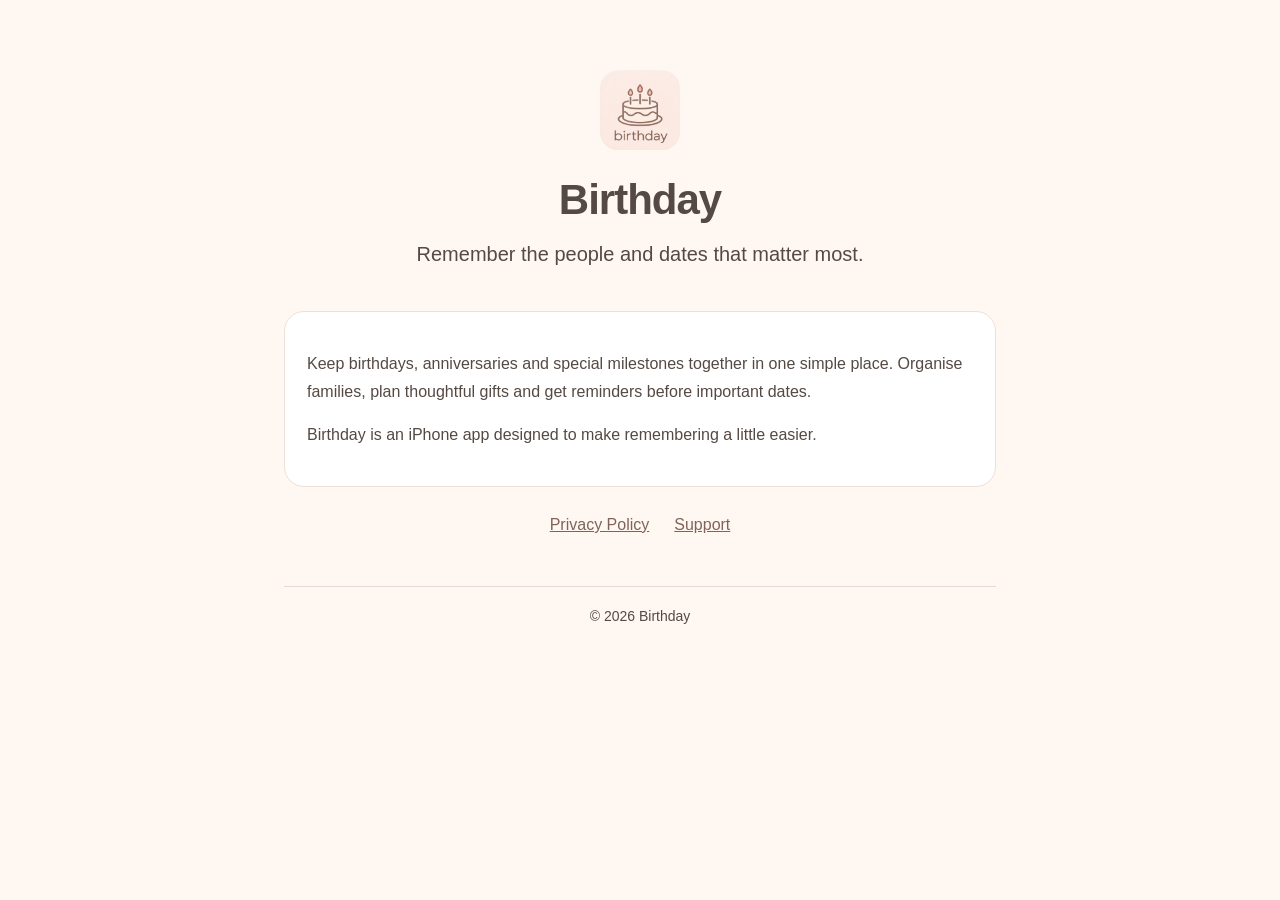
<file: index.html>
<!doctype html><html lang="en"><head><meta charset="utf-8"><meta name="viewport" content="width=device-width,initial-scale=1"><title>Birthday — Remembering matters</title><link rel="stylesheet" href="style.css"></head><body><main><header><img class="brand-logo" src="birthday-logo.png" alt="Birthday app logo"><h1>Birthday</h1><p class="lead">Remember the people and dates that matter most.</p></header><div class="panel"><p>Keep birthdays, anniversaries and special milestones together in one simple place. Organise families, plan thoughtful gifts and get reminders before important dates.</p><p>Birthday is an iPhone app designed to make remembering a little easier.</p></div><nav><a href="privacy.html">Privacy Policy</a><a href="support.html">Support</a></nav><footer>© 2026 Birthday</footer></main></body></html>
</file>
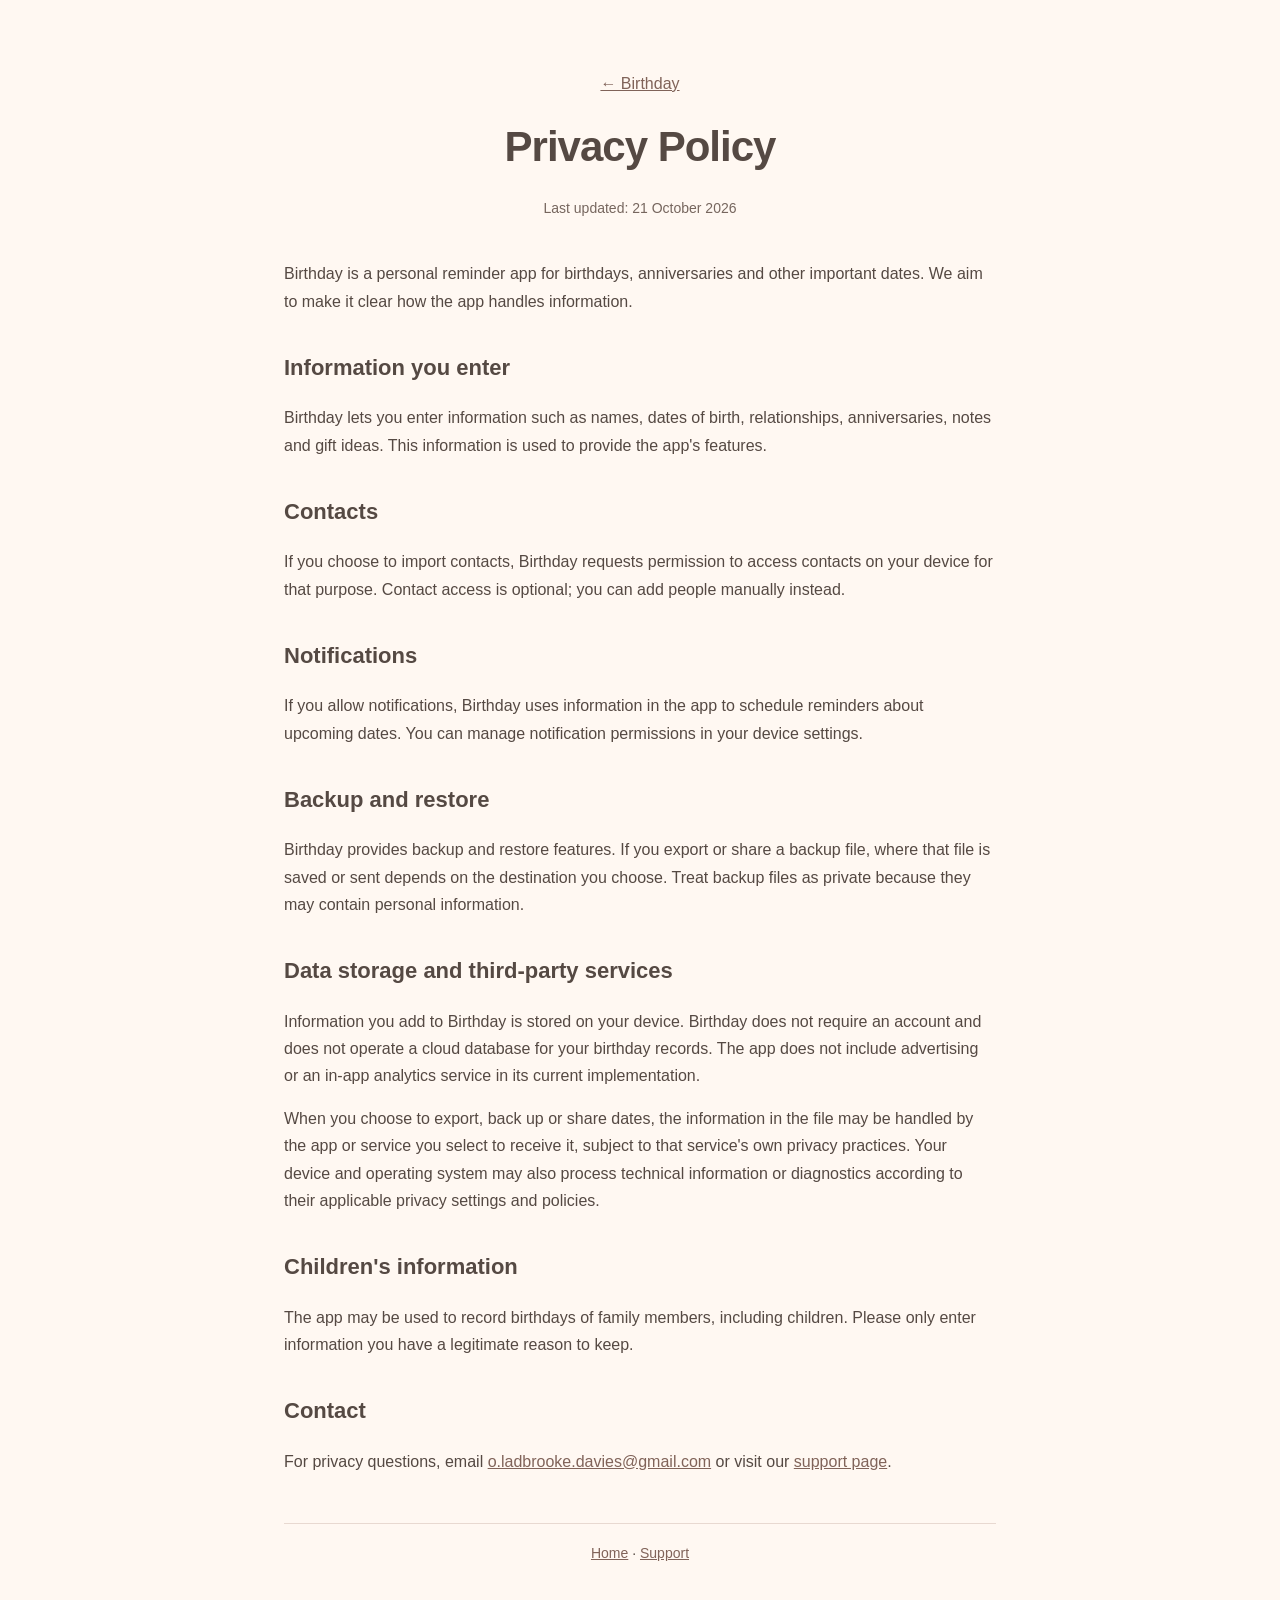
<file: privacy.html>
<!doctype html><html lang="en"><head><meta charset="utf-8"><meta name="viewport" content="width=device-width,initial-scale=1"><title>Privacy Policy — Birthday</title><link rel="stylesheet" href="style.css"></head><body><main><header><a href="index.html">← Birthday</a><h1>Privacy Policy</h1><p class="small">Last updated: 21 October 2026</p></header><p>Birthday is a personal reminder app for birthdays, anniversaries and other important dates. We aim to make it clear how the app handles information.</p><h2>Information you enter</h2><p>Birthday lets you enter information such as names, dates of birth, relationships, anniversaries, notes and gift ideas. This information is used to provide the app's features.</p><h2>Contacts</h2><p>If you choose to import contacts, Birthday requests permission to access contacts on your device for that purpose. Contact access is optional; you can add people manually instead.</p><h2>Notifications</h2><p>If you allow notifications, Birthday uses information in the app to schedule reminders about upcoming dates. You can manage notification permissions in your device settings.</p><h2>Backup and restore</h2><p>Birthday provides backup and restore features. If you export or share a backup file, where that file is saved or sent depends on the destination you choose. Treat backup files as private because they may contain personal information.</p><h2>Data storage and third-party services</h2><p>Information you add to Birthday is stored on your device. Birthday does not require an account and does not operate a cloud database for your birthday records. The app does not include advertising or an in-app analytics service in its current implementation.</p><p>When you choose to export, back up or share dates, the information in the file may be handled by the app or service you select to receive it, subject to that service's own privacy practices. Your device and operating system may also process technical information or diagnostics according to their applicable privacy settings and policies.</p><h2>Children's information</h2><p>The app may be used to record birthdays of family members, including children. Please only enter information you have a legitimate reason to keep.</p><h2>Contact</h2><p>For privacy questions, email <a href="mailto:o.ladbrooke.davies@gmail.com">o.ladbrooke.davies@gmail.com</a> or visit our <a href="support.html">support page</a>.</p><footer><a href="index.html">Home</a> · <a href="support.html">Support</a></footer></main></body></html>
</file>
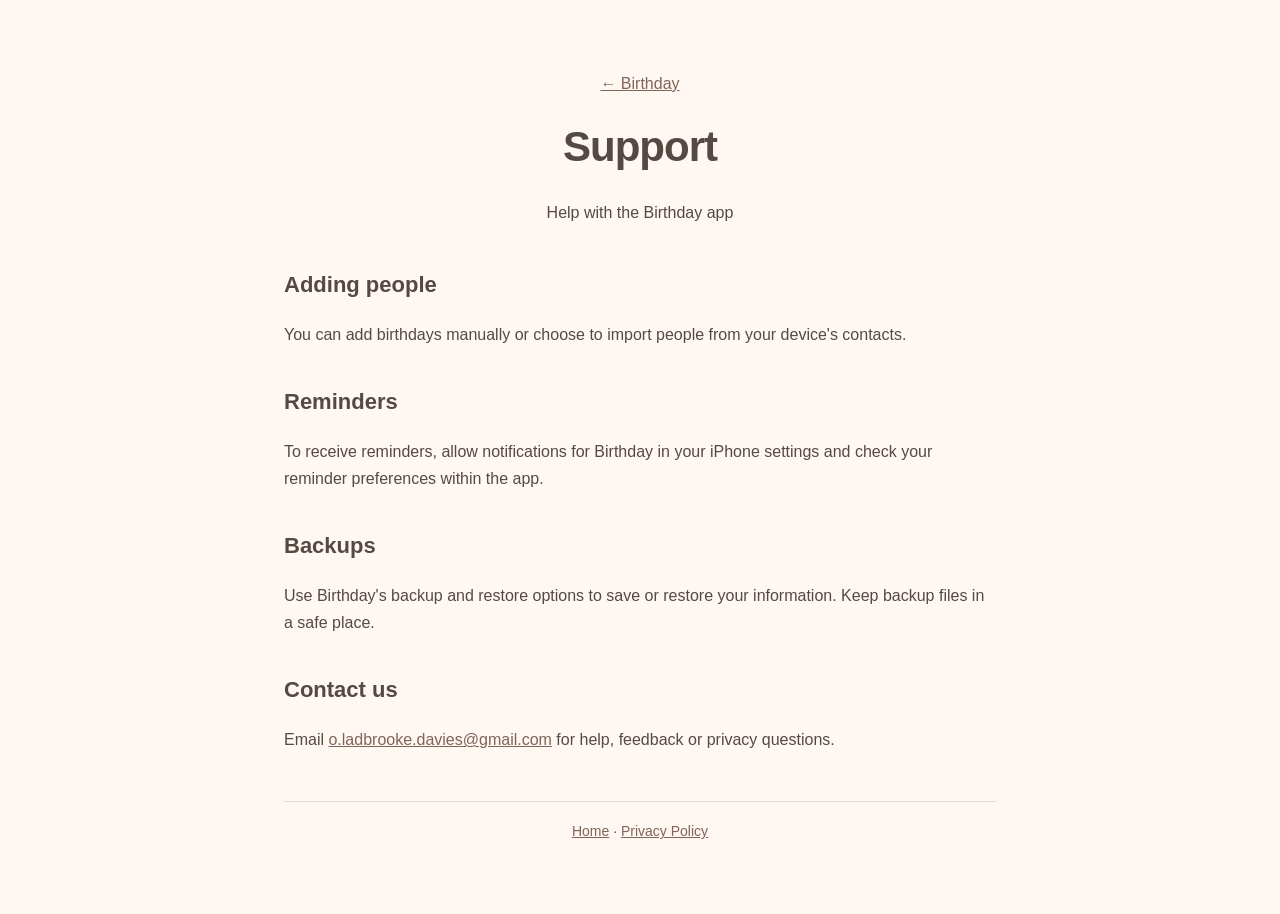
<file: support.html>
<!doctype html><html lang="en"><head><meta charset="utf-8"><meta name="viewport" content="width=device-width,initial-scale=1"><title>Support — Birthday</title><link rel="stylesheet" href="style.css"></head><body><main><header><a href="index.html">← Birthday</a><h1>Support</h1><p>Help with the Birthday app</p></header><h2>Adding people</h2><p>You can add birthdays manually or choose to import people from your device's contacts.</p><h2>Reminders</h2><p>To receive reminders, allow notifications for Birthday in your iPhone settings and check your reminder preferences within the app.</p><h2>Backups</h2><p>Use Birthday's backup and restore options to save or restore your information. Keep backup files in a safe place.</p><h2>Contact us</h2><p>Email <a href="mailto:o.ladbrooke.davies@gmail.com">o.ladbrooke.davies@gmail.com</a> for help, feedback or privacy questions.</p><footer><a href="index.html">Home</a> · <a href="privacy.html">Privacy Policy</a></footer></main></body></html>
</file>
<file: style.css>
:root{--cream:#fff8f2;--ink:#554943;--blush:#f1d9d6;--taupe:#9a8178}*{box-sizing:border-box}body{margin:0;background:var(--cream);color:var(--ink);font-family:-apple-system,BlinkMacSystemFont,"Segoe UI",sans-serif;line-height:1.7}main{max-width:760px;margin:0 auto;padding:70px 24px}header{text-align:center;margin-bottom:40px}.mark{display:inline-grid;place-items:center;background:var(--blush);border-radius:25px;width:90px;height:90px;font-size:42px}h1{font-size:42px;letter-spacing:-1px;margin:14px 0 2px}h2{font-size:22px;margin-top:34px}p,li{font-size:16px}a{color:#806359}nav{display:flex;justify-content:center;gap:25px;flex-wrap:wrap;margin-top:24px}footer{border-top:1px solid #e8d9d1;margin-top:48px;padding-top:18px;text-align:center;font-size:14px}.lead{text-align:center;font-size:20px;max-width:520px;margin:0 auto}.panel{background:#fff;border:1px solid #eee0d8;border-radius:20px;padding:22px;margin-top:36px}.small{font-size:14px;color:#76665e}
.brand-logo{display:block;width:80px;height:80px;object-fit:contain;margin:0 auto 10px;border-radius:18px}
</file>
